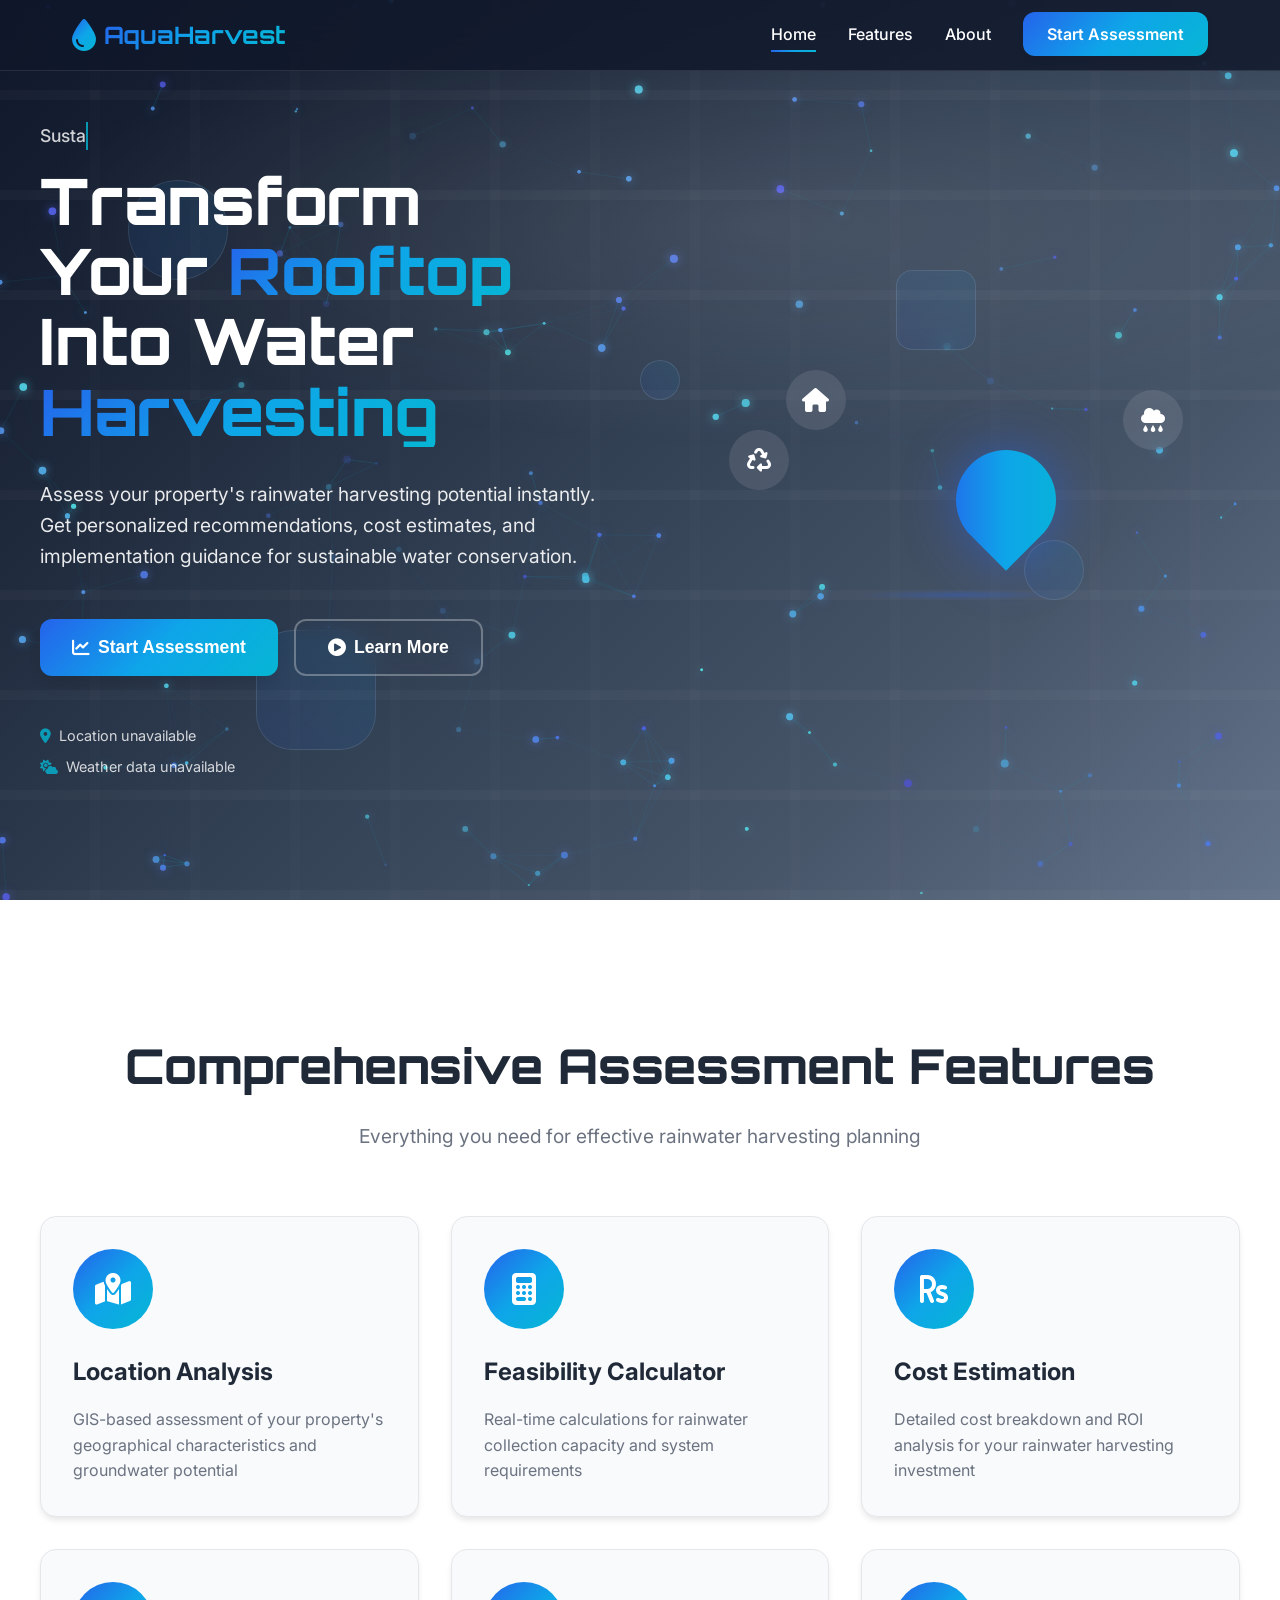
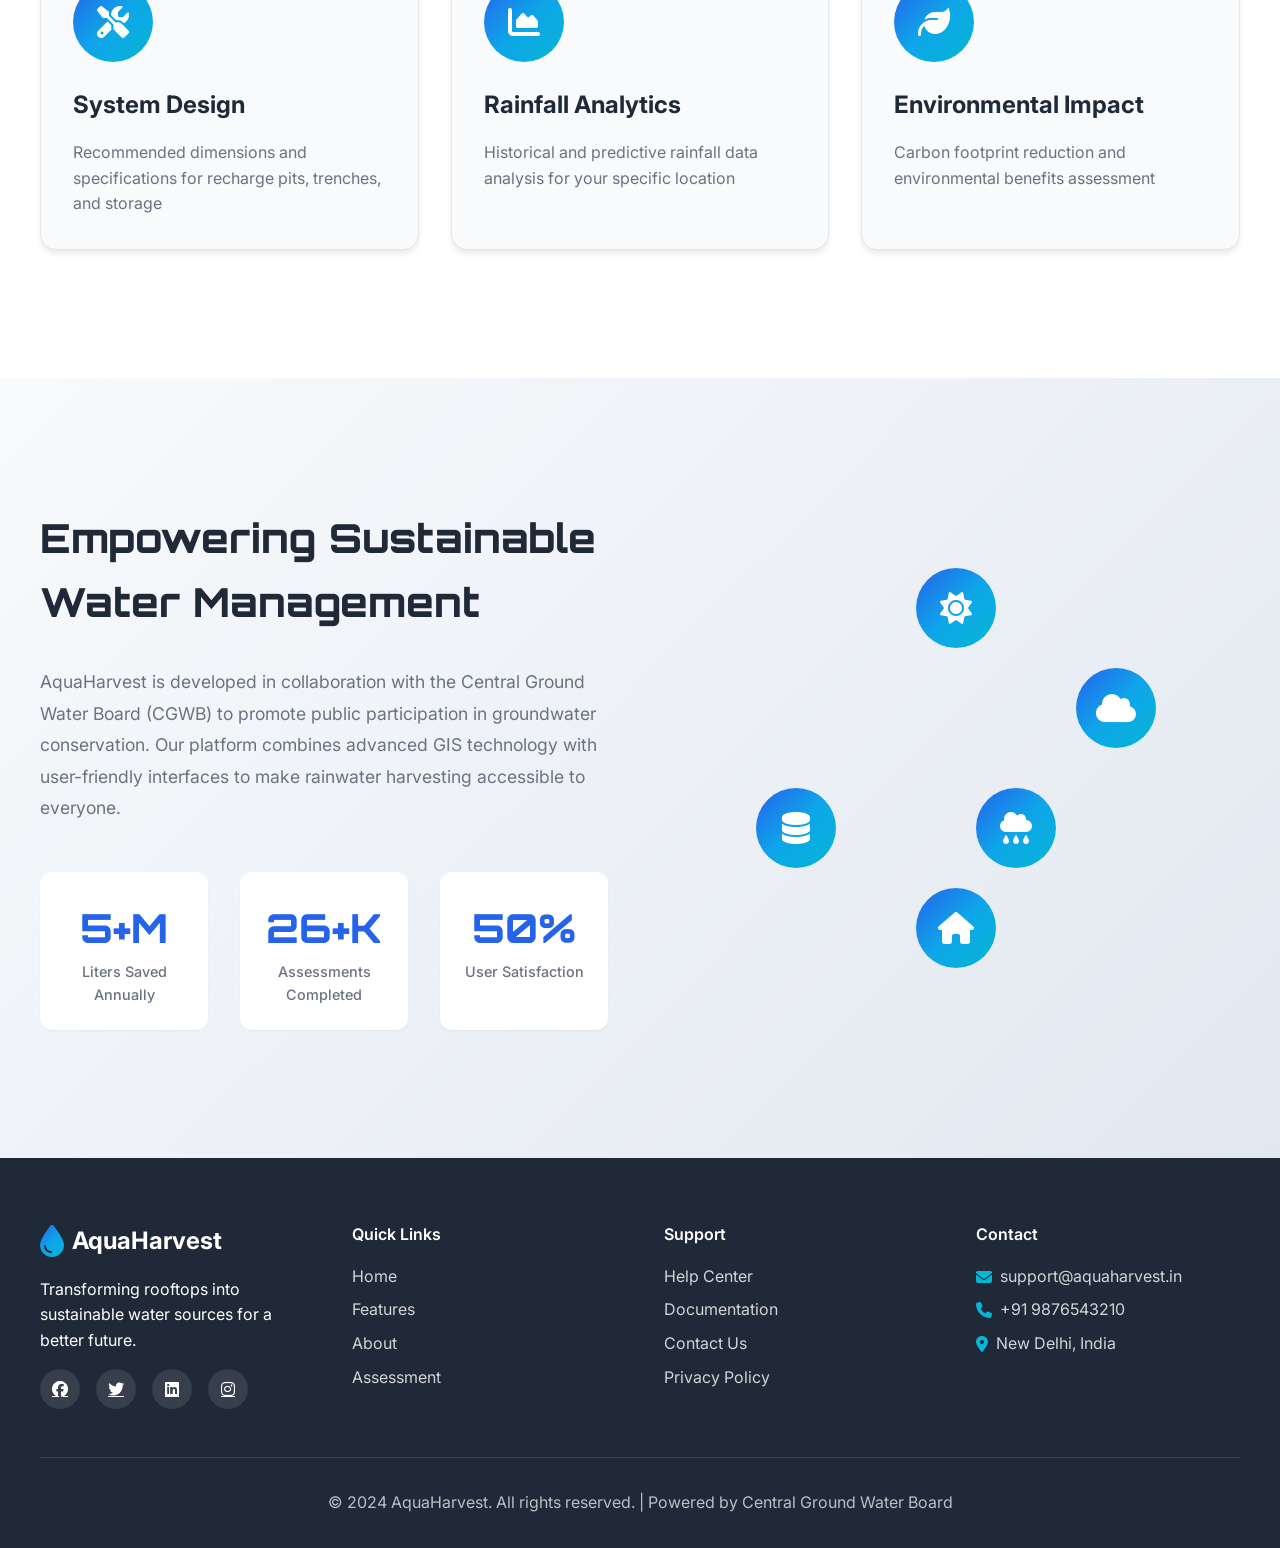
<file: index.html>
<!DOCTYPE html>
<html lang="en">
<head>
    <meta charset="UTF-8">
    <meta name="viewport" content="width=device-width, initial-scale=1.0">
    <title>AquaHarvest - Smart Rainwater Management</title>
    <link href="https://fonts.googleapis.com/css2?family=Inter:wght@300;400;500;600;700&family=Orbitron:wght@400;700&display=swap" rel="stylesheet">
    <link rel="stylesheet" href="https://cdn.jsdelivr.net/npm/@fortawesome/fontawesome-free@6.4.0/css/all.min.css">
    <link rel="stylesheet" href="css/home.css">
</head>
<body>
    <!-- Animated Background -->
    <div class="background-container">
        <div class="background-gradient"></div>
        <div class="particle-system">
            <canvas id="particleCanvas"></canvas>
        </div>
        <div class="floating-shapes">
            <div class="shape shape-1"></div>
            <div class="shape shape-2"></div>
            <div class="shape shape-3"></div>
            <div class="shape shape-4"></div>
            <div class="shape shape-5"></div>
        </div>
        <div class="weather-effects">
            <div class="rain-particles"></div>
            <div class="cloud-layer"></div>
        </div>
    </div>

    <!-- Navigation -->
    <nav class="navbar">
        <div class="nav-container">
            <div class="logo">
                <i class="fas fa-tint"></i>
                <span class="logo-text">AquaHarvest</span>
            </div>
            <ul class="nav-menu">
                <li><a href="#home" class="nav-link active">Home</a></li>
                <li><a href="#features" class="nav-link">Features</a></li>
                <li><a href="#about" class="nav-link">About</a></li>
                <li><a href="assessment.html" class="nav-link cta-button">Start Assessment</a></li>
            </ul>
            <div class="hamburger">
                <span></span>
                <span></span>
                <span></span>
            </div>
        </div>
    </nav>

    <!-- Hero Section -->
    <section class="hero" id="home">
        <div class="hero-content">
            <div class="hero-text">
                <div class="hero-subtitle">
                    <span class="typing-animation" data-text="Sustainable Water Management Solutions"></span>
                </div>
                <h1 class="hero-title">
                    <span class="word" data-delay="0">Transform</span>
                    <span class="word" data-delay="200">Your</span>
                    <span class="word gradient-text" data-delay="400">Rooftop</span>
                    <br>
                    <span class="word" data-delay="600">Into</span>
                    <span class="word" data-delay="800">Water</span>
                    <span class="word gradient-text" data-delay="1000">Harvesting</span>
                </h1>
                <p class="hero-description">
                    <span class="fade-in-text" data-delay="1500">
                        Assess your property's rainwater harvesting potential instantly. 
                        Get personalized recommendations, cost estimates, and implementation 
                        guidance for sustainable water conservation.
                    </span>
                </p>
                <div class="hero-buttons">
                    <button class="btn-primary" id="startAssessmentBtn">
                        <i class="fas fa-chart-line"></i>
                        Start Assessment
                        <div class="button-overlay"></div>
                    </button>
                    <button class="btn-secondary" id="learnMoreBtn">
                        <i class="fas fa-play-circle"></i>
                        Learn More
                    </button>
                </div>
                <div class="location-status">
                    <div class="location-info" id="locationInfo">
                        <i class="fas fa-map-marker-alt"></i>
                        <span id="locationText">Detecting your location...</span>
                    </div>
                    <div class="weather-info" id="weatherInfo">
                        <i class="fas fa-cloud-sun"></i>
                        <span id="weatherText">Loading weather data...</span>
                    </div>
                </div>
            </div>
            <div class="hero-visual">
                <div class="water-drop-animation">
                    <div class="water-drop"></div>
                    <div class="ripple-effect"></div>
                </div>
                <div class="floating-elements">
                    <div class="element element-1">
                        <i class="fas fa-home"></i>
                    </div>
                    <div class="element element-2">
                        <i class="fas fa-cloud-rain"></i>
                    </div>
                    <div class="element element-3">
                        <i class="fas fa-recycle"></i>
                    </div>
                </div>
            </div>
        </div>
    </section>

    <!-- Features Section -->
    <section class="features" id="features">
        <div class="container">
            <div class="section-header">
                <h2 class="section-title">Comprehensive Assessment Features</h2>
                <p class="section-subtitle">Everything you need for effective rainwater harvesting planning</p>
            </div>
            <div class="features-grid">
                <div class="feature-card" data-aos="fade-up" data-aos-delay="100">
                    <div class="feature-icon">
                        <i class="fas fa-map-marked-alt"></i>
                    </div>
                    <h3>Location Analysis</h3>
                    <p>GIS-based assessment of your property's geographical characteristics and groundwater potential</p>
                </div>
                <div class="feature-card" data-aos="fade-up" data-aos-delay="200">
                    <div class="feature-icon">
                        <i class="fas fa-calculator"></i>
                    </div>
                    <h3>Feasibility Calculator</h3>
                    <p>Real-time calculations for rainwater collection capacity and system requirements</p>
                </div>
                <div class="feature-card" data-aos="fade-up" data-aos-delay="300">
                    <div class="feature-icon">
                        <i class="fas fa-rupee-sign"></i>
                    </div>
                    <h3>Cost Estimation</h3>
                    <p>Detailed cost breakdown and ROI analysis for your rainwater harvesting investment</p>
                </div>
                <div class="feature-card" data-aos="fade-up" data-aos-delay="400">
                    <div class="feature-icon">
                        <i class="fas fa-tools"></i>
                    </div>
                    <h3>System Design</h3>
                    <p>Recommended dimensions and specifications for recharge pits, trenches, and storage</p>
                </div>
                <div class="feature-card" data-aos="fade-up" data-aos-delay="500">
                    <div class="feature-icon">
                        <i class="fas fa-chart-area"></i>
                    </div>
                    <h3>Rainfall Analytics</h3>
                    <p>Historical and predictive rainfall data analysis for your specific location</p>
                </div>
                <div class="feature-card" data-aos="fade-up" data-aos-delay="600">
                    <div class="feature-icon">
                        <i class="fas fa-leaf"></i>
                    </div>
                    <h3>Environmental Impact</h3>
                    <p>Carbon footprint reduction and environmental benefits assessment</p>
                </div>
            </div>
        </div>
    </section>

    <!-- About Section -->
    <section class="about" id="about">
        <div class="container">
            <div class="about-content">
                <div class="about-text">
                    <h2>Empowering Sustainable Water Management</h2>
                    <p>
                        AquaHarvest is developed in collaboration with the Central Ground Water Board (CGWB) 
                        to promote public participation in groundwater conservation. Our platform combines 
                        advanced GIS technology with user-friendly interfaces to make rainwater harvesting 
                        accessible to everyone.
                    </p>
                    <div class="stats-grid">
                        <div class="stat-item">
                            <div class="stat-number">10M+</div>
                            <div class="stat-label">Liters Saved Annually</div>
                        </div>
                        <div class="stat-item">
                            <div class="stat-number">50K+</div>
                            <div class="stat-label">Assessments Completed</div>
                        </div>
                        <div class="stat-item">
                            <div class="stat-number">95%</div>
                            <div class="stat-label">User Satisfaction</div>
                        </div>
                    </div>
                </div>
                <div class="about-visual">
                    <div class="water-cycle-animation">
                        <div class="cycle-element sun">
                            <i class="fas fa-sun"></i>
                        </div>
                        <div class="cycle-element cloud">
                            <i class="fas fa-cloud"></i>
                        </div>
                        <div class="cycle-element rain">
                            <i class="fas fa-cloud-rain"></i>
                        </div>
                        <div class="cycle-element house">
                            <i class="fas fa-home"></i>
                        </div>
                        <div class="cycle-element storage">
                            <i class="fas fa-database"></i>
                        </div>
                    </div>
                </div>
            </div>
        </div>
    </section>

    <!-- Footer -->
    <footer class="footer">
        <div class="container">
            <div class="footer-content">
                <div class="footer-section">
                    <div class="footer-logo">
                        <i class="fas fa-tint"></i>
                        <span>AquaHarvest</span>
                    </div>
                    <p>Transforming rooftops into sustainable water sources for a better future.</p>
                    <div class="social-links">
                        <a href="#"><i class="fab fa-facebook"></i></a>
                        <a href="#"><i class="fab fa-twitter"></i></a>
                        <a href="#"><i class="fab fa-linkedin"></i></a>
                        <a href="#"><i class="fab fa-instagram"></i></a>
                    </div>
                </div>
                <div class="footer-section">
                    <h4>Quick Links</h4>
                    <ul>
                        <li><a href="#home">Home</a></li>
                        <li><a href="#features">Features</a></li>
                        <li><a href="#about">About</a></li>
                        <li><a href="assessment.html">Assessment</a></li>
                    </ul>
                </div>
                <div class="footer-section">
                    <h4>Support</h4>
                    <ul>
                        <li><a href="#">Help Center</a></li>
                        <li><a href="#">Documentation</a></li>
                        <li><a href="#">Contact Us</a></li>
                        <li><a href="#">Privacy Policy</a></li>
                    </ul>
                </div>
                <div class="footer-section">
                    <h4>Contact</h4>
                    <div class="contact-info">
                        <p><i class="fas fa-envelope"></i> support@aquaharvest.in</p>
                        <p><i class="fas fa-phone"></i> +91 9876543210</p>
                        <p><i class="fas fa-map-marker-alt"></i> New Delhi, India</p>
                    </div>
                </div>
            </div>
            <div class="footer-bottom">
                <p>&copy; 2024 AquaHarvest. All rights reserved. | Powered by Central Ground Water Board</p>
            </div>
        </div>
    </footer>

    <script src="js/home.js"></script>
</body>
</html>
</file>
<file: css/home.css>
/* Reset and Base Styles */
* {
    margin: 0;
    padding: 0;
    box-sizing: border-box;
}

:root {
    --primary-color: #2563eb;
    --secondary-color: #0ea5e9;
    --accent-color: #06b6d4;
    --gradient-primary: linear-gradient(135deg, #2563eb, #0ea5e9, #06b6d4);
    --gradient-secondary: linear-gradient(45deg, #1e40af, #0284c7);
    --text-primary: #1f2937;
    --text-secondary: #6b7280;
    --text-light: #ffffff;
    --surface: #ffffff;
    --surface-elevated: #f8fafc;
    --border-color: #e5e7eb;
    --shadow-sm: 0 1px 2px 0 rgb(0 0 0 / 0.05);
    --shadow-md: 0 4px 6px -1px rgb(0 0 0 / 0.1);
    --shadow-lg: 0 10px 15px -3px rgb(0 0 0 / 0.1);
    --shadow-xl: 0 20px 25px -5px rgb(0 0 0 / 0.1);
    --transition-fast: 0.15s ease-out;
    --transition-normal: 0.3s ease-out;
    --transition-slow: 0.5s ease-out;
    --border-radius: 12px;
    --border-radius-lg: 16px;
}

body {
    font-family: 'Inter', sans-serif;
    line-height: 1.6;
    color: var(--text-primary);
    overflow-x: hidden;
    scroll-behavior: smooth;
}

/* Animated Background */
.background-container {
    position: fixed;
    top: 0;
    left: 0;
    width: 100vw;
    height: 100vh;
    z-index: -1;
    overflow: hidden;
}

.background-gradient {
    position: absolute;
    top: 0;
    left: 0;
    width: 100%;
    height: 100%;
    background: linear-gradient(135deg, 
        #0f172a 0%,
        #1e293b 25%,
        #334155 50%,
        #475569 75%,
        #64748b 100%);
    animation: gradientShift 20s ease-in-out infinite;
}

@keyframes gradientShift {
    0%, 100% {
        background: linear-gradient(135deg, 
            #0f172a 0%,
            #1e293b 25%,
            #334155 50%,
            #475569 75%,
            #64748b 100%);
    }
    33% {
        background: linear-gradient(135deg, 
            #1e3a8a 0%,
            #1e40af 25%,
            #2563eb 50%,
            #3b82f6 75%,
            #60a5fa 100%);
    }
    66% {
        background: linear-gradient(135deg, 
            #0c4a6e 0%,
            #0369a1 25%,
            #0284c7 50%,
            #0ea5e9 75%,
            #38bdf8 100%);
    }
}

/* Particle System */
.particle-system {
    position: absolute;
    top: 0;
    left: 0;
    width: 100%;
    height: 100%;
}

#particleCanvas {
    width: 100%;
    height: 100%;
}

/* Floating 3D Shapes */
.floating-shapes {
    position: absolute;
    top: 0;
    left: 0;
    width: 100%;
    height: 100%;
    pointer-events: none;
}

.shape {
    position: absolute;
    border-radius: 50%;
    background: linear-gradient(45deg, rgba(37, 99, 235, 0.1), rgba(14, 165, 233, 0.1));
    backdrop-filter: blur(10px);
    border: 1px solid rgba(255, 255, 255, 0.1);
    animation: float 20s linear infinite;
}

.shape-1 {
    width: 100px;
    height: 100px;
    top: 20%;
    left: 10%;
    animation-delay: 0s;
    animation-duration: 25s;
}

.shape-2 {
    width: 60px;
    height: 60px;
    top: 60%;
    left: 80%;
    animation-delay: -5s;
    animation-duration: 30s;
}

.shape-3 {
    width: 80px;
    height: 80px;
    top: 30%;
    left: 70%;
    animation-delay: -10s;
    animation-duration: 35s;
    border-radius: 20%;
}

.shape-4 {
    width: 120px;
    height: 120px;
    top: 70%;
    left: 20%;
    animation-delay: -15s;
    animation-duration: 40s;
    border-radius: 30%;
}

.shape-5 {
    width: 40px;
    height: 40px;
    top: 40%;
    left: 50%;
    animation-delay: -20s;
    animation-duration: 20s;
}

@keyframes float {
    0%, 100% {
        transform: translateY(0px) rotate(0deg) scale(1);
        opacity: 0.3;
    }
    25% {
        transform: translateY(-20px) rotate(90deg) scale(1.1);
        opacity: 0.6;
    }
    50% {
        transform: translateY(-40px) rotate(180deg) scale(0.9);
        opacity: 0.4;
    }
    75% {
        transform: translateY(-20px) rotate(270deg) scale(1.05);
        opacity: 0.7;
    }
}

/* Weather Effects */
.weather-effects {
    position: absolute;
    top: 0;
    left: 0;
    width: 100%;
    height: 100%;
    pointer-events: none;
}

.rain-particles {
    position: absolute;
    top: 0;
    left: 0;
    width: 100%;
    height: 100%;
    background-image: 
        linear-gradient(transparent 90%, rgba(255, 255, 255, 0.1) 90%),
        linear-gradient(90deg, transparent 90%, rgba(255, 255, 255, 0.05) 90%);
    background-size: 2px 100px, 100px 2px;
    animation: rain 2s linear infinite;
    opacity: 0.3;
}

@keyframes rain {
    0% {
        transform: translateY(-100px);
    }
    100% {
        transform: translateY(100vh);
    }
}

.cloud-layer {
    position: absolute;
    top: 0;
    left: 0;
    width: 120%;
    height: 50%;
    background: radial-gradient(ellipse at center, 
        rgba(255, 255, 255, 0.1) 0%,
        transparent 70%);
    animation: cloudMove 60s linear infinite;
}

@keyframes cloudMove {
    0% {
        transform: translateX(-20%);
    }
    100% {
        transform: translateX(20%);
    }
}

/* Navigation */
.navbar {
    position: fixed;
    top: 0;
    left: 0;
    width: 100%;
    z-index: 1000;
    background: rgba(15, 23, 42, 0.8);
    backdrop-filter: blur(20px);
    border-bottom: 1px solid rgba(255, 255, 255, 0.1);
    transition: var(--transition-normal);
}

.nav-container {
    max-width: 1200px;
    margin: 0 auto;
    padding: 1rem 2rem;
    display: flex;
    justify-content: space-between;
    align-items: center;
}

.logo {
    display: flex;
    align-items: center;
    gap: 0.5rem;
    font-size: 1.5rem;
    font-weight: 700;
    color: var(--text-light);
    text-decoration: none;
}

.logo i {
    font-size: 2rem;
    background: var(--gradient-primary);
    -webkit-background-clip: text;
    -webkit-text-fill-color: transparent;
    background-clip: text;
    animation: pulse 2s ease-in-out infinite;
}

.logo-text {
    font-family: 'Orbitron', monospace;
    background: var(--gradient-primary);
    -webkit-background-clip: text;
    -webkit-text-fill-color: transparent;
    background-clip: text;
}

@keyframes pulse {
    0%, 100% {
        transform: scale(1);
    }
    50% {
        transform: scale(1.1);
    }
}

.nav-menu {
    display: flex;
    list-style: none;
    gap: 2rem;
    align-items: center;
}

.nav-link {
    color: var(--text-light);
    text-decoration: none;
    font-weight: 500;
    transition: var(--transition-fast);
    position: relative;
    padding: 0.5rem 0;
}

.nav-link::after {
    content: '';
    position: absolute;
    bottom: 0;
    left: 0;
    width: 0;
    height: 2px;
    background: var(--gradient-primary);
    transition: width var(--transition-normal);
}

.nav-link:hover::after,
.nav-link.active::after {
    width: 100%;
}

.cta-button {
    background: var(--gradient-primary);
    padding: 0.75rem 1.5rem;
    border-radius: var(--border-radius);
    font-weight: 600;
    transition: var(--transition-normal);
    box-shadow: var(--shadow-md);
}

.cta-button:hover {
    transform: translateY(-2px);
    box-shadow: var(--shadow-lg);
}

.hamburger {
    display: none;
    flex-direction: column;
    cursor: pointer;
    gap: 4px;
}

.hamburger span {
    width: 25px;
    height: 3px;
    background: var(--text-light);
    transition: var(--transition-normal);
}

/* Hero Section */
.hero {
    min-height: 100vh;
    display: flex;
    align-items: center;
    padding: 2rem;
    position: relative;
}

.hero-content {
    max-width: 1200px;
    margin: 0 auto;
    display: grid;
    grid-template-columns: 1fr 1fr;
    gap: 4rem;
    align-items: center;
    width: 100%;
}

.hero-text {
    color: var(--text-light);
}

.hero-subtitle {
    font-size: 1.1rem;
    font-weight: 500;
    margin-bottom: 1rem;
    opacity: 0.8;
}

.typing-animation {
    display: inline-block;
    border-right: 2px solid var(--accent-color);
    animation: blink 1s infinite;
}

@keyframes blink {
    0%, 50% {
        border-right-color: var(--accent-color);
    }
    51%, 100% {
        border-right-color: transparent;
    }
}

.hero-title {
    font-size: 4rem;
    font-weight: 800;
    line-height: 1.1;
    margin-bottom: 2rem;
    font-family: 'Orbitron', monospace;
}

.word {
    display: inline-block;
    opacity: 0;
    transform: translateY(30px);
    animation: slideInUp 0.8s ease-out forwards;
}

.gradient-text {
    background: var(--gradient-primary);
    -webkit-background-clip: text;
    -webkit-text-fill-color: transparent;
    background-clip: text;
}

@keyframes slideInUp {
    to {
        opacity: 1;
        transform: translateY(0);
    }
}

.hero-description {
    font-size: 1.2rem;
    line-height: 1.6;
    margin-bottom: 3rem;
    opacity: 0.9;
}

.fade-in-text {
    display: inline-block;
    opacity: 0;
    animation: fadeIn 1s ease-out forwards;
}

@keyframes fadeIn {
    to {
        opacity: 1;
    }
}

.hero-buttons {
    display: flex;
    gap: 1rem;
    margin-bottom: 3rem;
}

.btn-primary,
.btn-secondary {
    padding: 1rem 2rem;
    border: none;
    border-radius: var(--border-radius);
    font-weight: 600;
    font-size: 1.1rem;
    cursor: pointer;
    transition: var(--transition-normal);
    display: flex;
    align-items: center;
    gap: 0.5rem;
    position: relative;
    overflow: hidden;
}

.btn-primary {
    background: var(--gradient-primary);
    color: var(--text-light);
    box-shadow: var(--shadow-lg);
}

.btn-primary:hover {
    transform: translateY(-3px);
    box-shadow: var(--shadow-xl);
}

.button-overlay {
    position: absolute;
    top: 0;
    left: -100%;
    width: 100%;
    height: 100%;
    background: linear-gradient(90deg, 
        transparent, 
        rgba(255, 255, 255, 0.3), 
        transparent);
    transition: left 0.6s ease;
}

.btn-primary:hover .button-overlay {
    left: 100%;
}

.btn-secondary {
    background: transparent;
    color: var(--text-light);
    border: 2px solid rgba(255, 255, 255, 0.3);
    backdrop-filter: blur(10px);
}

.btn-secondary:hover {
    background: rgba(255, 255, 255, 0.1);
    border-color: var(--accent-color);
    transform: translateY(-2px);
}

.location-status {
    display: flex;
    flex-direction: column;
    gap: 0.5rem;
    opacity: 0.8;
}

.location-info,
.weather-info {
    display: flex;
    align-items: center;
    gap: 0.5rem;
    font-size: 0.9rem;
}

.location-info i,
.weather-info i {
    color: var(--accent-color);
    animation: pulse 2s ease-in-out infinite;
}

/* Hero Visual */
.hero-visual {
    position: relative;
    display: flex;
    justify-content: center;
    align-items: center;
}

.water-drop-animation {
    position: relative;
    width: 200px;
    height: 200px;
}

.water-drop {
    width: 100px;
    height: 100px;
    background: var(--gradient-primary);
    border-radius: 50% 50% 50% 0;
    transform: rotate(-45deg);
    position: absolute;
    top: 50%;
    left: 50%;
    transform-origin: center;
    animation: dropRotate 4s ease-in-out infinite;
    box-shadow: 0 0 50px rgba(37, 99, 235, 0.5);
}

@keyframes dropRotate {
    0%, 100% {
        transform: translate(-50%, -50%) rotate(-45deg) scale(1);
    }
    50% {
        transform: translate(-50%, -50%) rotate(-45deg) scale(1.2);
    }
}

.ripple-effect {
    position: absolute;
    bottom: -50px;
    left: 50%;
    transform: translateX(-50%);
    width: 200px;
    height: 10px;
    background: radial-gradient(ellipse at center,
        rgba(37, 99, 235, 0.3) 0%,
        transparent 70%);
    animation: ripple 2s ease-out infinite;
}

@keyframes ripple {
    0% {
        transform: translateX(-50%) scale(0.8);
        opacity: 1;
    }
    100% {
        transform: translateX(-50%) scale(1.2);
        opacity: 0;
    }
}

.floating-elements {
    position: absolute;
    width: 100%;
    height: 100%;
}

.element {
    position: absolute;
    width: 60px;
    height: 60px;
    background: rgba(255, 255, 255, 0.1);
    backdrop-filter: blur(10px);
    border-radius: 50%;
    display: flex;
    align-items: center;
    justify-content: center;
    color: var(--text-light);
    font-size: 1.5rem;
    animation: elementFloat 6s ease-in-out infinite;
}

.element-1 {
    top: 10%;
    left: 20%;
    animation-delay: 0s;
}

.element-2 {
    top: 20%;
    right: 10%;
    animation-delay: -2s;
}

.element-3 {
    bottom: 30%;
    left: 10%;
    animation-delay: -4s;
}

@keyframes elementFloat {
    0%, 100% {
        transform: translateY(0px) rotate(0deg);
    }
    50% {
        transform: translateY(-20px) rotate(180deg);
    }
}

/* Features Section */
.features {
    padding: 8rem 2rem;
    background: var(--surface);
    position: relative;
}

.container {
    max-width: 1200px;
    margin: 0 auto;
}

.section-header {
    text-align: center;
    margin-bottom: 4rem;
}

.section-title {
    font-size: 3rem;
    font-weight: 800;
    margin-bottom: 1rem;
    color: var(--text-primary);
    font-family: 'Orbitron', monospace;
}

.section-subtitle {
    font-size: 1.2rem;
    color: var(--text-secondary);
    max-width: 600px;
    margin: 0 auto;
}

.features-grid {
    display: grid;
    grid-template-columns: repeat(auto-fit, minmax(350px, 1fr));
    gap: 2rem;
}

.feature-card {
    background: var(--surface-elevated);
    padding: 2rem;
    border-radius: var(--border-radius-lg);
    box-shadow: var(--shadow-md);
    transition: var(--transition-normal);
    border: 1px solid var(--border-color);
    position: relative;
    overflow: hidden;
}

.feature-card::before {
    content: '';
    position: absolute;
    top: 0;
    left: 0;
    width: 100%;
    height: 4px;
    background: var(--gradient-primary);
    transform: scaleX(0);
    transition: transform var(--transition-normal);
}

.feature-card:hover::before {
    transform: scaleX(1);
}

.feature-card:hover {
    transform: translateY(-8px) scale(1.02);
    box-shadow: var(--shadow-xl);
}

.feature-card:hover .feature-icon {
    transform: scale(1.1) rotate(5deg);
    box-shadow: 0 8px 25px rgba(37, 99, 235, 0.3);
}

.feature-card:hover h3 {
    color: var(--primary-color);
    transform: translateX(5px);
}

.feature-icon {
    width: 80px;
    height: 80px;
    background: var(--gradient-primary);
    border-radius: 50%;
    display: flex;
    align-items: center;
    justify-content: center;
    margin-bottom: 1.5rem;
    font-size: 2rem;
    color: var(--text-light);
    transition: var(--transition-normal);
}

.feature-card h3 {
    font-size: 1.5rem;
    font-weight: 700;
    margin-bottom: 1rem;
    color: var(--text-primary);
}

.feature-card p {
    color: var(--text-secondary);
    line-height: 1.6;
}

/* About Section */
.about {
    padding: 8rem 2rem;
    background: linear-gradient(135deg, #f8fafc 0%, #e2e8f0 100%);
}

.about-content {
    display: grid;
    grid-template-columns: 1fr 1fr;
    gap: 4rem;
    align-items: center;
}

.about-text h2 {
    font-size: 2.5rem;
    font-weight: 800;
    margin-bottom: 2rem;
    color: var(--text-primary);
    font-family: 'Orbitron', monospace;
}

.about-text p {
    font-size: 1.1rem;
    line-height: 1.8;
    color: var(--text-secondary);
    margin-bottom: 3rem;
}

.stats-grid {
    display: grid;
    grid-template-columns: repeat(3, 1fr);
    gap: 2rem;
}

.stat-item {
    text-align: center;
    padding: 1.5rem;
    background: var(--surface);
    border-radius: var(--border-radius);
    box-shadow: var(--shadow-sm);
}

.stat-number {
    font-size: 2.5rem;
    font-weight: 800;
    color: var(--primary-color);
    font-family: 'Orbitron', monospace;
}

.stat-label {
    font-size: 0.9rem;
    color: var(--text-secondary);
    font-weight: 500;
}

.about-visual {
    display: flex;
    justify-content: center;
    align-items: center;
}

.water-cycle-animation {
    position: relative;
    width: 400px;
    height: 400px;
}

.cycle-element {
    position: absolute;
    width: 80px;
    height: 80px;
    background: var(--gradient-primary);
    border-radius: 50%;
    display: flex;
    align-items: center;
    justify-content: center;
    color: var(--text-light);
    font-size: 2rem;
    animation: cycleRotate 10s linear infinite;
}

.sun { top: 0; left: 50%; transform: translateX(-50%); }
.cloud { top: 25%; right: 0; animation-delay: -2s; }
.rain { bottom: 25%; right: 25%; animation-delay: -4s; }
.house { bottom: 0; left: 50%; transform: translateX(-50%); animation-delay: -6s; }
.storage { bottom: 25%; left: 0; animation-delay: -8s; }

@keyframes cycleRotate {
    0%, 100% {
        transform: translateX(-50%) scale(1);
        box-shadow: 0 0 20px rgba(37, 99, 235, 0.3);
    }
    50% {
        transform: translateX(-50%) scale(1.1);
        box-shadow: 0 0 40px rgba(37, 99, 235, 0.6);
    }
}

/* Footer */
.footer {
    background: var(--text-primary);
    color: var(--text-light);
    padding: 4rem 2rem 2rem;
}

.footer-content {
    display: grid;
    grid-template-columns: repeat(auto-fit, minmax(250px, 1fr));
    gap: 3rem;
    margin-bottom: 3rem;
}

.footer-logo {
    display: flex;
    align-items: center;
    gap: 0.5rem;
    font-size: 1.5rem;
    font-weight: 700;
    margin-bottom: 1rem;
}

.footer-logo i {
    font-size: 2rem;
    background: var(--gradient-primary);
    -webkit-background-clip: text;
    -webkit-text-fill-color: transparent;
    background-clip: text;
}

.footer-section h4 {
    margin-bottom: 1rem;
    font-weight: 600;
}

.footer-section ul {
    list-style: none;
}

.footer-section ul li {
    margin-bottom: 0.5rem;
}

.footer-section ul li a {
    color: rgba(255, 255, 255, 0.8);
    text-decoration: none;
    transition: var(--transition-fast);
}

.footer-section ul li a:hover {
    color: var(--accent-color);
}

.social-links {
    display: flex;
    gap: 1rem;
    margin-top: 1rem;
}

.social-links a {
    width: 40px;
    height: 40px;
    background: rgba(255, 255, 255, 0.1);
    border-radius: 50%;
    display: flex;
    align-items: center;
    justify-content: center;
    color: var(--text-light);
    transition: var(--transition-normal);
}

.social-links a:hover {
    background: var(--accent-color);
    transform: translateY(-2px);
}

.contact-info p {
    display: flex;
    align-items: center;
    gap: 0.5rem;
    margin-bottom: 0.5rem;
    color: rgba(255, 255, 255, 0.8);
}

.contact-info i {
    color: var(--accent-color);
}

.footer-bottom {
    text-align: center;
    padding-top: 2rem;
    border-top: 1px solid rgba(255, 255, 255, 0.1);
    color: rgba(255, 255, 255, 0.7);
}

/* Responsive Design */
@media (max-width: 768px) {
    .hamburger {
        display: flex;
    }
    
    .nav-menu {
        position: fixed;
        top: 80px;
        left: -100%;
        width: 100%;
        height: calc(100vh - 80px);
        background: rgba(15, 23, 42, 0.95);
        backdrop-filter: blur(20px);
        flex-direction: column;
        justify-content: start;
        padding-top: 2rem;
        transition: left var(--transition-normal);
    }
    
    .nav-menu.active {
        left: 0;
    }
    
    .hero-content {
        grid-template-columns: 1fr;
        gap: 2rem;
        text-align: center;
    }
    
    .hero-title {
        font-size: 2.5rem;
    }
    
    .hero-buttons {
        flex-direction: column;
        align-items: center;
    }
    
    .about-content {
        grid-template-columns: 1fr;
        text-align: center;
    }
    
    .stats-grid {
        grid-template-columns: 1fr;
    }
    
    .features-grid {
        grid-template-columns: 1fr;
    }
    
    .section-title {
        font-size: 2rem;
    }
    
    .water-cycle-animation {
        width: 300px;
        height: 300px;
    }
    
    .cycle-element {
        width: 60px;
        height: 60px;
        font-size: 1.5rem;
    }
}
</file>
